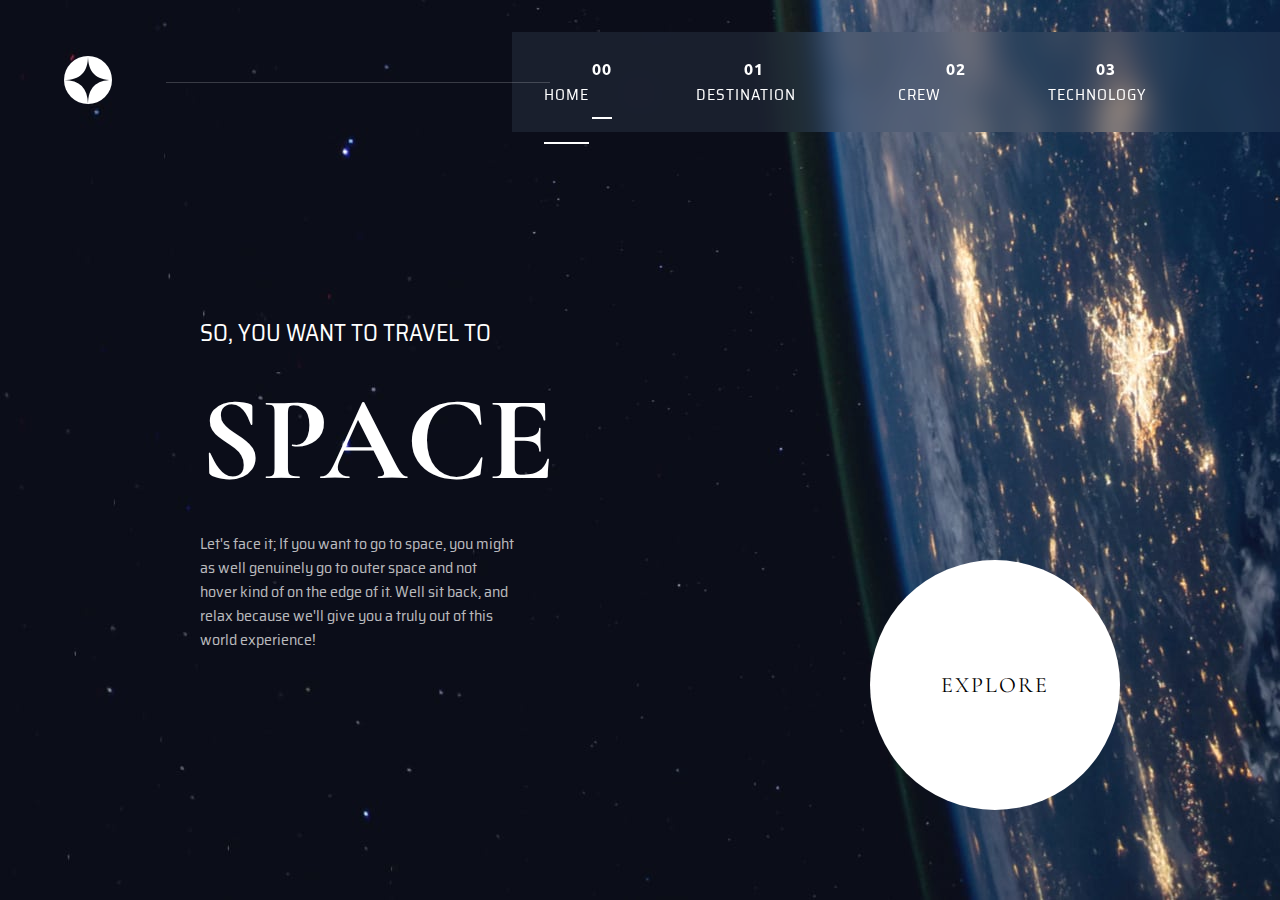
<file: index.html>
<!DOCTYPE html>
<html lang="en">
  <head>
    <link rel="stylesheet" href="stylessss.css" />
    <meta charset="UTF-8" />
    <meta http-equiv="X-UA-Compatible" content="IE=edge" />
    <meta name="viewport" content="width=device-width, initial-scale=1.0" />
    <title>SPACE | Tourism</title>
    <!-- FOR THE SPACE -->
    <link rel="preconnect" href="https://fonts.googleapis.com" />
    <link rel="preconnect" href="https://fonts.gstatic.com" crossorigin />
    <link
      href="https://fonts.googleapis.com/css2?family=Aref+Ruqaa+Ink:wght@400;700&family=Cormorant+Garamond:wght@300;400&family=David+Libre&family=Forum&family=League+Script&family=Merriweather&family=Molle&family=Montserrat:wght@900&family=Ubuntu&display=swap"
      rel="stylesheet"
    />
    <!-- FOR THE PARAGRAPH -->
    <link rel="preconnect" href="https://fonts.googleapis.com" />
    <link rel="preconnect" href="https://fonts.gstatic.com" crossorigin />
    <link
      href="https://fonts.googleapis.com/css2?family=Aref+Ruqaa+Ink:wght@400;700&family=Cormorant+Garamond:wght@300;400&family=David+Libre&family=Forum&family=League+Script&family=Merriweather&family=Molle&family=Montserrat:wght@900&family=Saira+Semi+Condensed:wght@100&family=Ubuntu&display=swap"
      rel="stylesheet"
    />
    <!-- For the second paragraph -->
    <link rel="preconnect" href="https://fonts.googleapis.com" />
    <link rel="preconnect" href="https://fonts.gstatic.com" crossorigin />
    <link
      href="https://fonts.googleapis.com/css2?family=Aref+Ruqaa+Ink:wght@400;700&family=Cormorant+Garamond:wght@300;400;500&family=David+Libre&family=Forum&family=League+Script&family=Merriweather&family=Molle&family=Montserrat:wght@900&family=Saira+Semi+Condensed:wght@200;600&family=Ubuntu&display=swap"
      rel="stylesheet"
    />
  </head>
  <body>
    <!--hero section start -->
    <div class="wrapper">
      <!-- header start -->
      <header>
        <!-- left part header -->
        <div class="logo">
          <img src="./assets/shared/logo.svg" alt="" />
        </div>
        <div class="navigation flex">
          <ul class="w-full flex">
            <li>
              <a href="index.html" class="header_active"
                ><span style="font-weight: bold">00</span> HOME</a
              >
            </li>
            <li>
              <a href="destination.html"><span>01</span> DESTINATION</a>
            </li>
            <li>
              <a href="crew.html"><span>02</span> CREW</a>
            </li>
            <li>
              <a href="technology.html"><span>03</span> TECHNOLOGY</a>
            </li>
          </ul>
        </div>
      </header>
      <!-- header end -->
      <div class="container">
        <div class="flex">
          <div class="col-2">
            <p class="paragraph1">So, you want to travel to</p>
            <h1>Space</h1>
            <p class="scndparagraph">
              Let's face it; If you want to go to space, you might as well
              genuinely go to outer space and not hover kind of on the edge of
              it. Well sit back, and relax because we'll give you a truly out of
              this world experience!
            </p>
          </div>
          <div class="col-2 hero_divider_right">
            <div class="circle">
              <p>EXPLORE</p>
            </div>
          </div>
        </div>
      </div>
    </div>
  </body>
  <!--hero section end-->
</html>
</file>
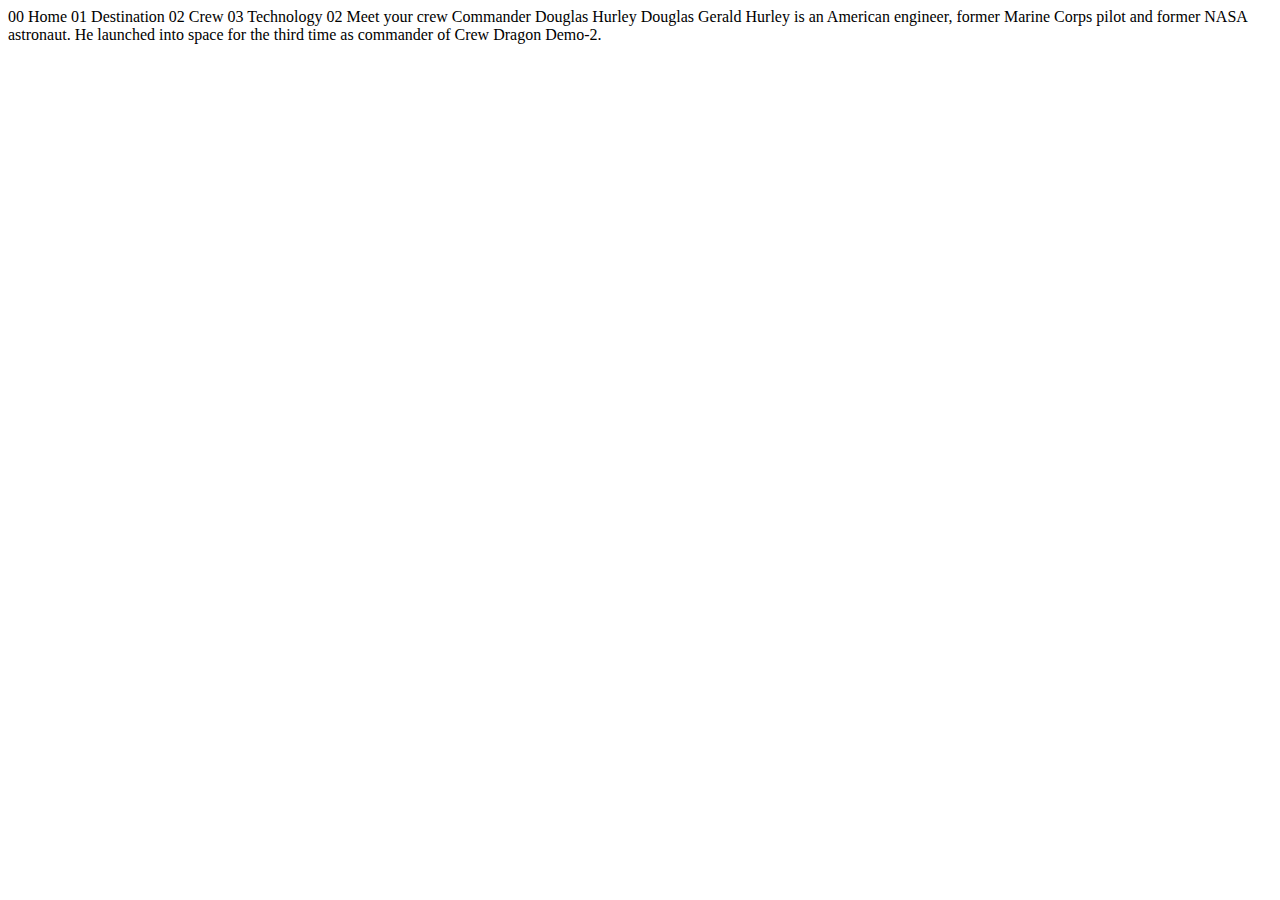
<file: crew-commander.html>
<!DOCTYPE html>
<html lang="en">
<head>
  <meta charset="UTF-8">
  <meta name="viewport" content="width=device-width, initial-scale=1.0">

  <link rel="icon" type="image/png" sizes="32x32" href="./assets/favicon-32x32.png">
  
  <title>Frontend Mentor | Space tourism website</title>
</head>
<body>

  00 Home
  01 Destination
  02 Crew
  03 Technology

  02 Meet your crew

  Commander
  Douglas Hurley

  Douglas Gerald Hurley is an American engineer, former Marine Corps pilot 
  and former NASA astronaut. He launched into space for the third time as 
  commander of Crew Dragon Demo-2.
</body>
</html>
</file>
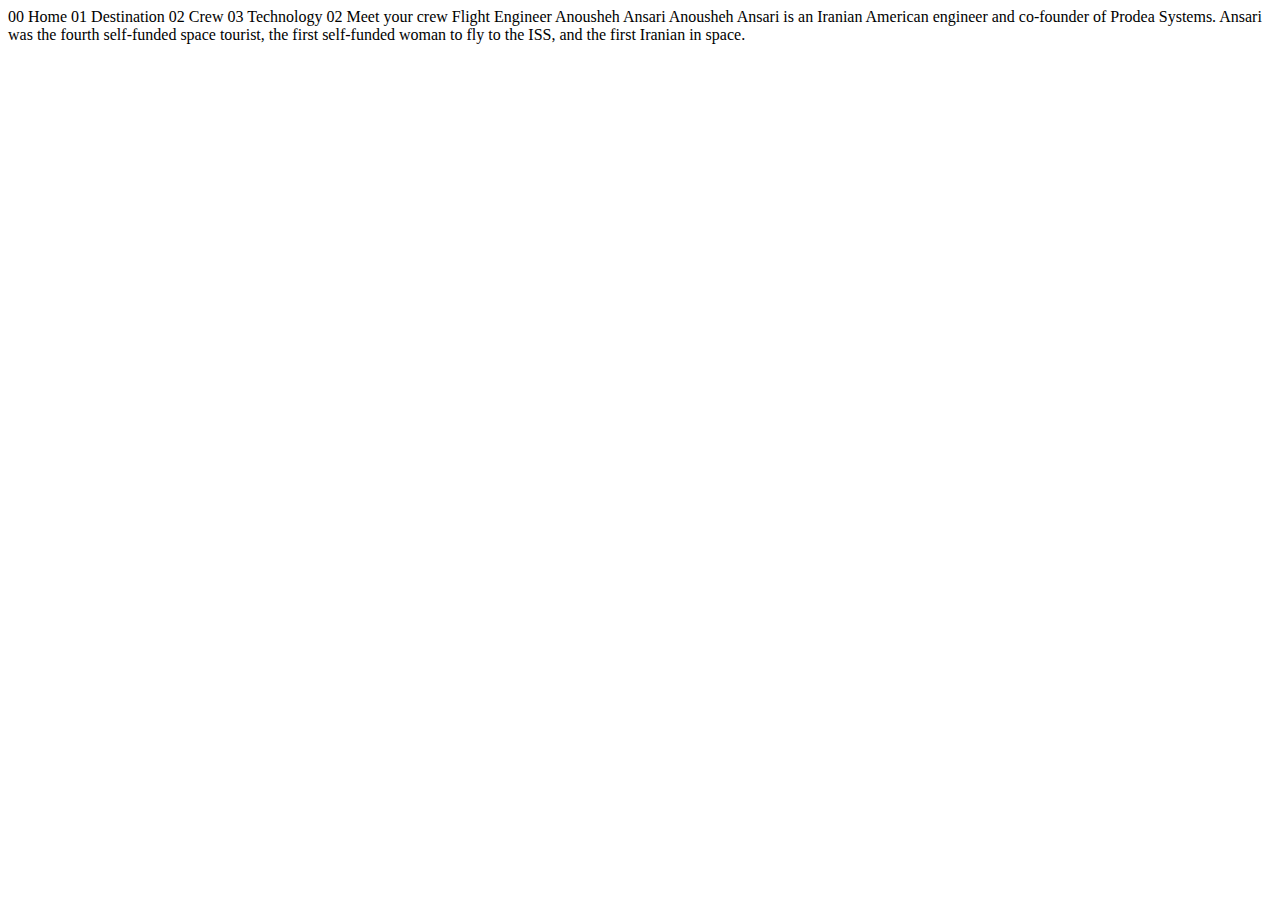
<file: crew-engineer.html>
<!DOCTYPE html>
<html lang="en">
<head>
  <meta charset="UTF-8">
  <meta name="viewport" content="width=device-width, initial-scale=1.0">

  <link rel="icon" type="image/png" sizes="32x32" href="./assets/favicon-32x32.png">
  
  <title>Frontend Mentor | Space tourism website</title>
</head>
<body>

  00 Home
  01 Destination
  02 Crew
  03 Technology

  02 Meet your crew

  Flight Engineer
  Anousheh Ansari

  Anousheh Ansari is an Iranian American engineer and co-founder of Prodea Systems. 
  Ansari was the fourth self-funded space tourist, the first self-funded woman to 
  fly to the ISS, and the first Iranian in space. 
</body>
</html>
</file>
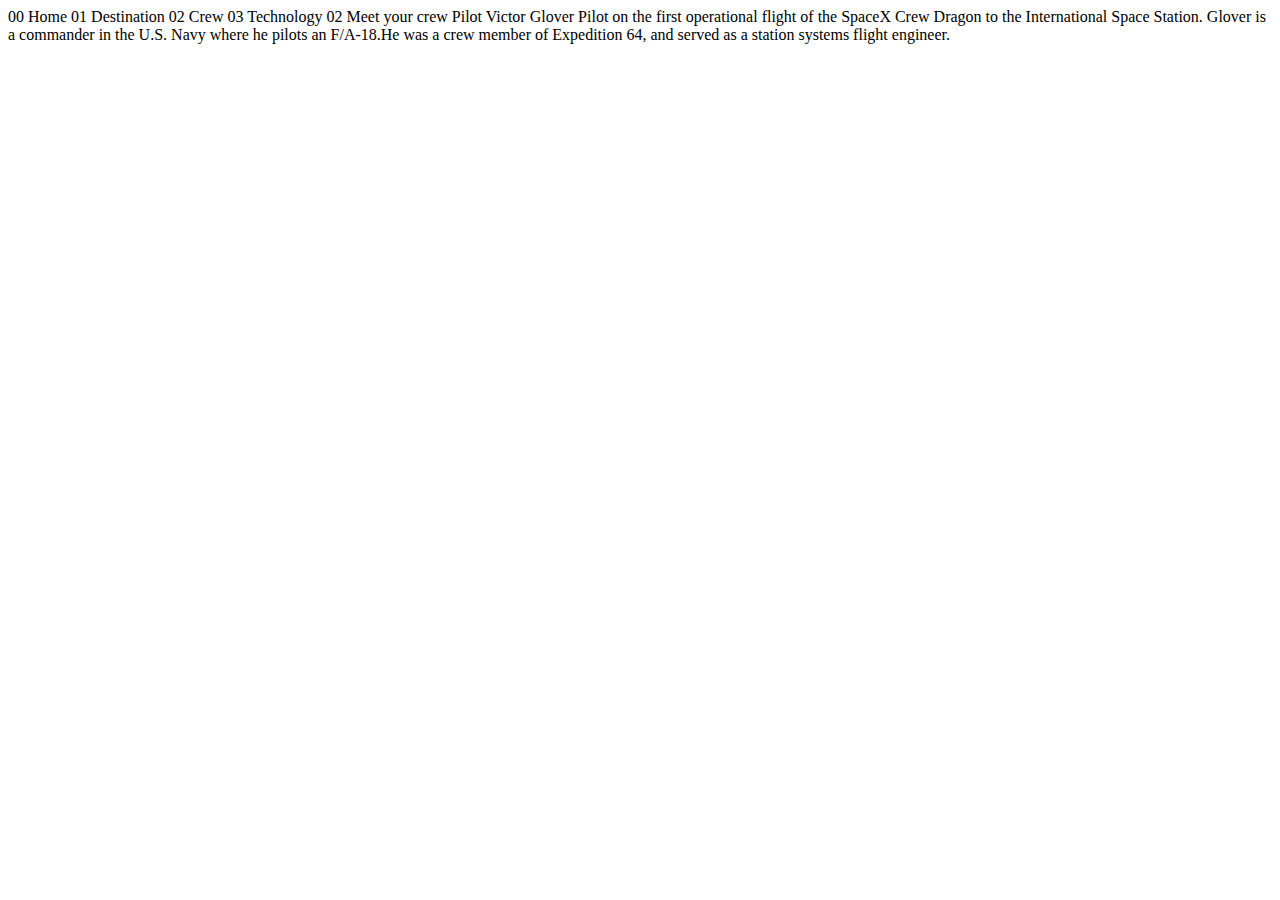
<file: crew-pilot.html>
<!DOCTYPE html>
<html lang="en">
<head>
  <meta charset="UTF-8">
  <meta name="viewport" content="width=device-width, initial-scale=1.0">

  <link rel="icon" type="image/png" sizes="32x32" href="./assets/favicon-32x32.png">
  
  <title>Frontend Mentor | Space tourism website</title>
</head>
<body>

  00 Home
  01 Destination
  02 Crew
  03 Technology

  02 Meet your crew

  Pilot
  Victor Glover

  Pilot on the first operational flight of the SpaceX Crew Dragon to the 
  International Space Station. Glover is a commander in the U.S. Navy where 
  he pilots an F/A-18.He was a crew member of Expedition 64, and served as a 
  station systems flight engineer. 
</body>
</html>
</file>
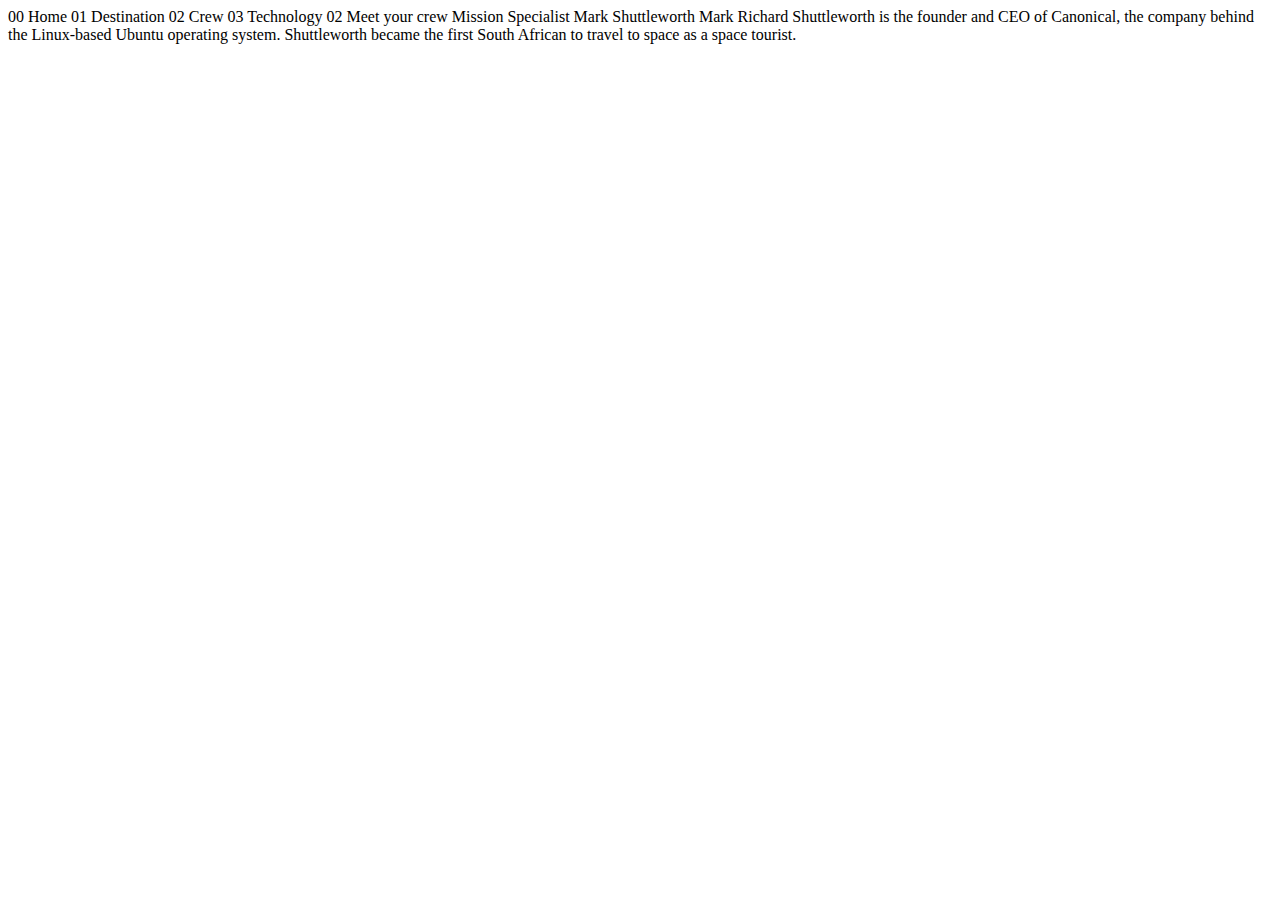
<file: crew-specialist.html>
<!DOCTYPE html>
<html lang="en">
<head>
  <meta charset="UTF-8">
  <meta name="viewport" content="width=device-width, initial-scale=1.0">

  <link rel="icon" type="image/png" sizes="32x32" href="./assets/favicon-32x32.png">
  
  <title>Frontend Mentor | Space tourism website</title>
</head>
<body>

  00 Home
  01 Destination
  02 Crew
  03 Technology

  02 Meet your crew

  Mission Specialist
  Mark Shuttleworth

  Mark Richard Shuttleworth is the founder and CEO of Canonical, the company behind 
  the Linux-based Ubuntu operating system. Shuttleworth became the first South 
  African to travel to space as a space tourist.
</body>
</html>
</file>
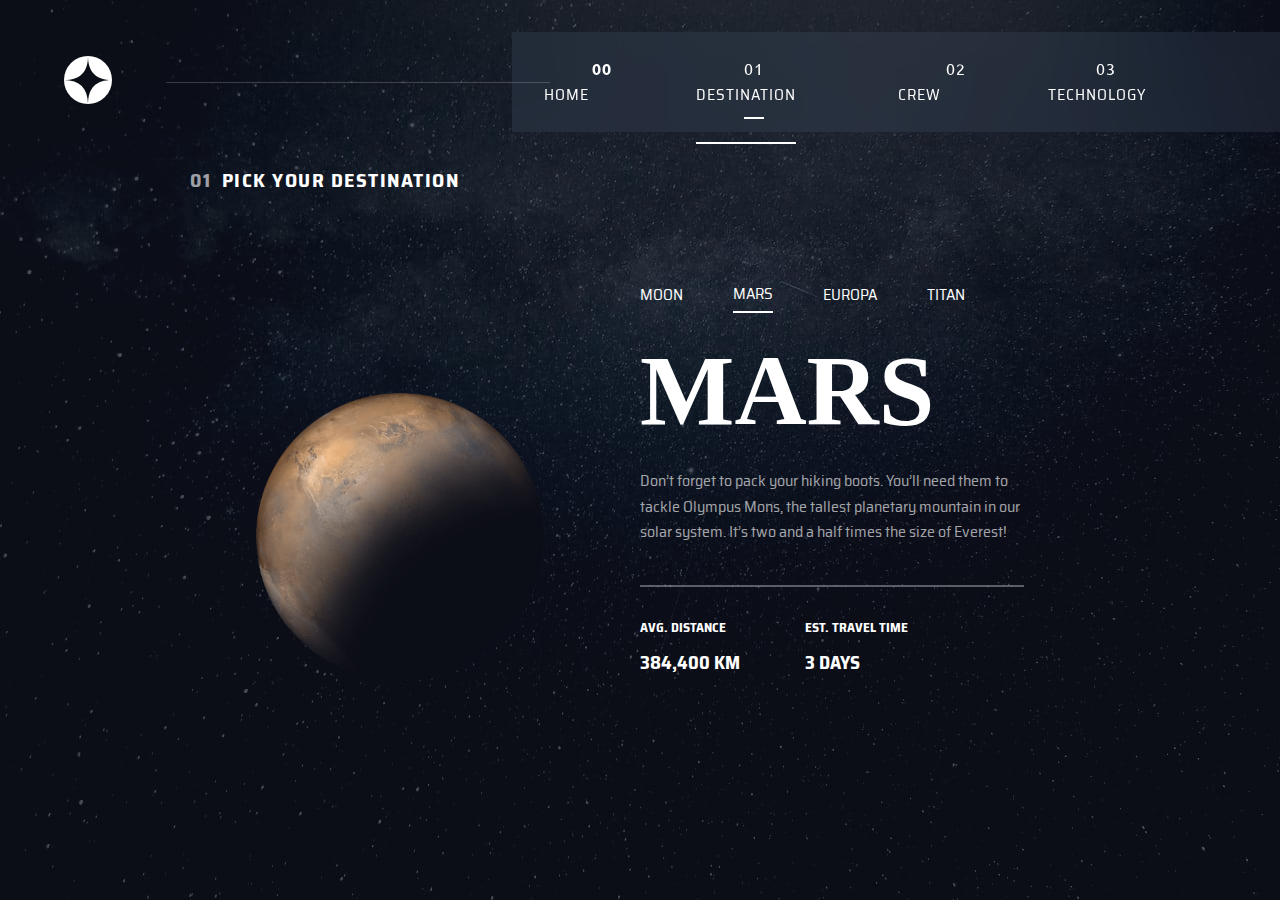
<file: destination-mars.html>
<!DOCTYPE html>
<html lang="en">
  <head>
    <link rel="stylesheet" href="destinationstyles.css" />
    <meta charset="UTF-8" />
    <meta http-equiv="X-UA-Compatible" content="IE=edge" />
    <meta name="viewport" content="width=device-width, initial-scale=1.0" />
    <title>SPACE | Space Tourism</title>
    <!-- FOR THE SPACE -->
    <link rel="preconnect" href="https://fonts.googleapis.com" />
    <link rel="preconnect" href="https://fonts.gstatic.com" crossorigin />
    <link
      href="https://fonts.googleapis.com/css2?family=Aref+Ruqaa+Ink:wght@400;700&family=Cormorant+Garamond:wght@300;400&family=David+Libre&family=Forum&family=League+Script&family=Merriweather&family=Molle&family=Montserrat:wght@900&family=Ubuntu&display=swap"
      rel="stylesheet"
    />
    <!-- FOR THE PARAGRAPH -->
    <link rel="preconnect" href="https://fonts.googleapis.com" />
    <link rel="preconnect" href="https://fonts.gstatic.com" crossorigin />
    <link
      href="https://fonts.googleapis.com/css2?family=Aref+Ruqaa+Ink:wght@400;700&family=Cormorant+Garamond:wght@300;400&family=David+Libre&family=Forum&family=League+Script&family=Merriweather&family=Molle&family=Montserrat:wght@900&family=Saira+Semi+Condensed:wght@100&family=Ubuntu&display=swap"
      rel="stylesheet"
    />
  </head>
  <body>
    <!--hero section start -->
    <div class="wrapper">
      <!-- header start -->
      <header>
        <!-- left part header -->
        <div class="logo">
          <img src="./assets/shared/logo.svg" alt="" />
        </div>
        <div class="navigation flex">
          <ul class="w-full flex">
            <li>
              <a href="index.html"
                ><span style="font-weight: bold">00</span> HOME</a
              >
            </li>
            <li>
              <a href="destination.html" class="header_active"
                ><span>01</span> DESTINATION</a
              >
            </li>
            <li>
              <a href="crew.html"><span>02</span> CREW</a>
            </li>
            <li>
              <a href="technology.html"><span>03</span> TECHNOLOGY</a>
            </li>
          </ul>
        </div>
      </header>
      <!-- header end -->
      <div class="container">
        <div class="flex">
          <div class="col-2 hero_divider_left relative">
            <h2>
              <span style="opacity: 0.6; padding-right: 5px">01</span> Pick your
              destination
            </h2>
            <img
              src="./assets/destination/image-mars.png"
              alt=""
              width="60%"
            />
          </div>

          <div class="col-2 hero_divider_right">
            <div class="flex w-full items-start">
              <ul class="flex w-full destination_nav">
                <a href="destination-moon.html"> Moon </a>
                <a href="destination-mars.html" class="active_destination_nav"
                  >Mars</a
                >
                <a href="destination-europa.html">Europa</a>
                <a href="destination-titan.html">Titan</a>
              </ul>
            </div>
            <h2>MARS</h2>
            <p>
              Don’t forget to pack your hiking boots. You’ll need them to tackle
              Olympus Mons, the tallest planetary mountain in our solar system.
              It’s two and a half times the size of Everest!
            </p>
            <div class="w-full flex">
              <div class="col_2 destination_data">
                <h5>Avg. distance</h5>
                <h3>384,400 km</h3>
              </div>
              <div class="col_2 destination_data">
                <h5>Est. travel time</h5>
                <h3>3 days</h3>
              </div>
            </div>
          </div>
        </div>
      </div>
    </div>
  </body>
  <!--hero section end-->
</html>
</file>
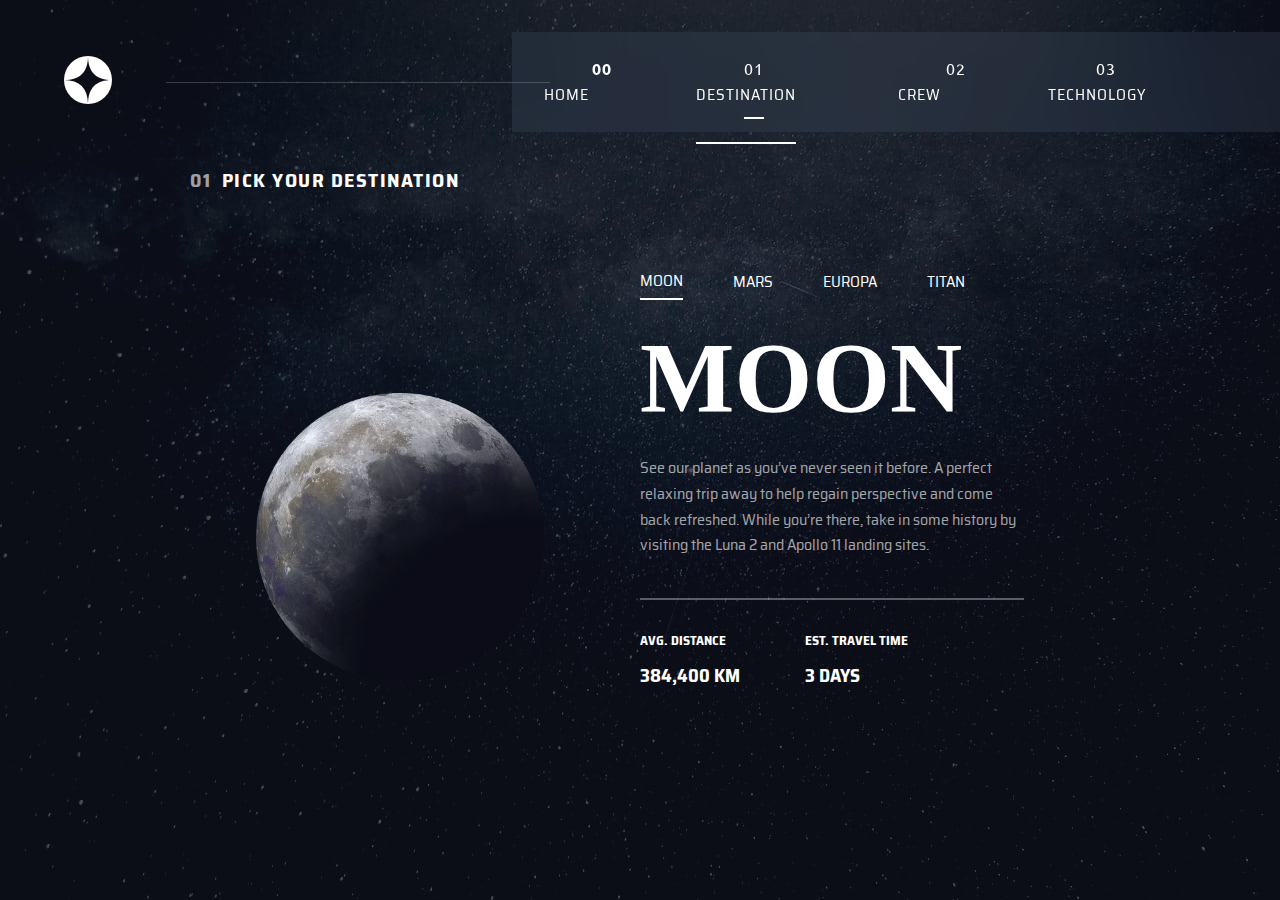
<file: destination-moon.html>
<!DOCTYPE html>
<html lang="en">
  <head>
    <link rel="stylesheet" href="destinationstyles.css" />
    <meta charset="UTF-8" />
    <meta http-equiv="X-UA-Compatible" content="IE=edge" />
    <meta name="viewport" content="width=device-width, initial-scale=1.0" />
    <title>SPACE | Space Tourism</title>
    <!-- FOR THE SPACE -->
    <link rel="preconnect" href="https://fonts.googleapis.com" />
    <link rel="preconnect" href="https://fonts.gstatic.com" crossorigin />
    <link
      href="https://fonts.googleapis.com/css2?family=Aref+Ruqaa+Ink:wght@400;700&family=Cormorant+Garamond:wght@300;400&family=David+Libre&family=Forum&family=League+Script&family=Merriweather&family=Molle&family=Montserrat:wght@900&family=Ubuntu&display=swap"
      rel="stylesheet"
    />
    <!-- FOR THE PARAGRAPH -->
    <link rel="preconnect" href="https://fonts.googleapis.com" />
    <link rel="preconnect" href="https://fonts.gstatic.com" crossorigin />
    <link
      href="https://fonts.googleapis.com/css2?family=Aref+Ruqaa+Ink:wght@400;700&family=Cormorant+Garamond:wght@300;400&family=David+Libre&family=Forum&family=League+Script&family=Merriweather&family=Molle&family=Montserrat:wght@900&family=Saira+Semi+Condensed:wght@100&family=Ubuntu&display=swap"
      rel="stylesheet"
    />
  </head>
  <body>
    <!--hero section start -->
    <div class="wrapper">
      <!-- header start -->
      <header>
        <!-- left part header -->
        <div class="logo">
          <img src="./assets/shared/logo.svg" alt="" />
        </div>
        <div class="navigation flex">
          <ul class="w-full flex">
            <li>
              <a href="index.html"
                ><span style="font-weight: bold">00</span> HOME</a
              >
            </li>
            <li>
              <a href="destination.html" class="header_active"
                ><span>01</span> DESTINATION</a
              >
            </li>
            <li>
              <a href="crew.html"><span>02</span> CREW</a>
            </li>
            <li>
              <a href="technology.html"><span>03</span> TECHNOLOGY</a>
            </li>
          </ul>
        </div>
      </header>
      <!-- header end -->
      <div class="container">
        <div class="flex">
          <div class="col-2 hero_divider_left relative">
            <h2>
              <span style="opacity: 0.6; padding-right: 5px">01</span> Pick your
              destination
            </h2>
            <img
              src="./assets/destination/image-moon.webp"
              alt=""
              width="60%"
            />
          </div>

          <div class="col-2 hero_divider_right">
            <div class="flex w-full items-start">
              <ul class="flex w-full destination_nav">
                <a href="destination-moon.html" class="active_destination_nav">
                  Moon
                </a>
                <a href="destination-mars.html">Mars</a>
                <a href="destination-europa.html">Europa</a>
                <a href="destination-titan.html">Titan</a>
              </ul>
            </div>
            <h2>MOON</h2>
            <p>
              See our planet as you’ve never seen it before. A perfect relaxing
              trip away to help regain perspective and come back refreshed.
              While you’re there, take in some history by visiting the Luna 2
              and Apollo 11 landing sites.
            </p>
            <div class="w-full flex">
              <div class="col_2 destination_data">
                <h5>Avg. distance</h5>
                <h3>384,400 km</h3>
              </div>
              <div class="col_2 destination_data">
                <h5>Est. travel time</h5>
                <h3>3 days</h3>
              </div>
            </div>
          </div>
        </div>
      </div>
    </div>
  </body>
  <!--hero section end-->
</html>
</file>
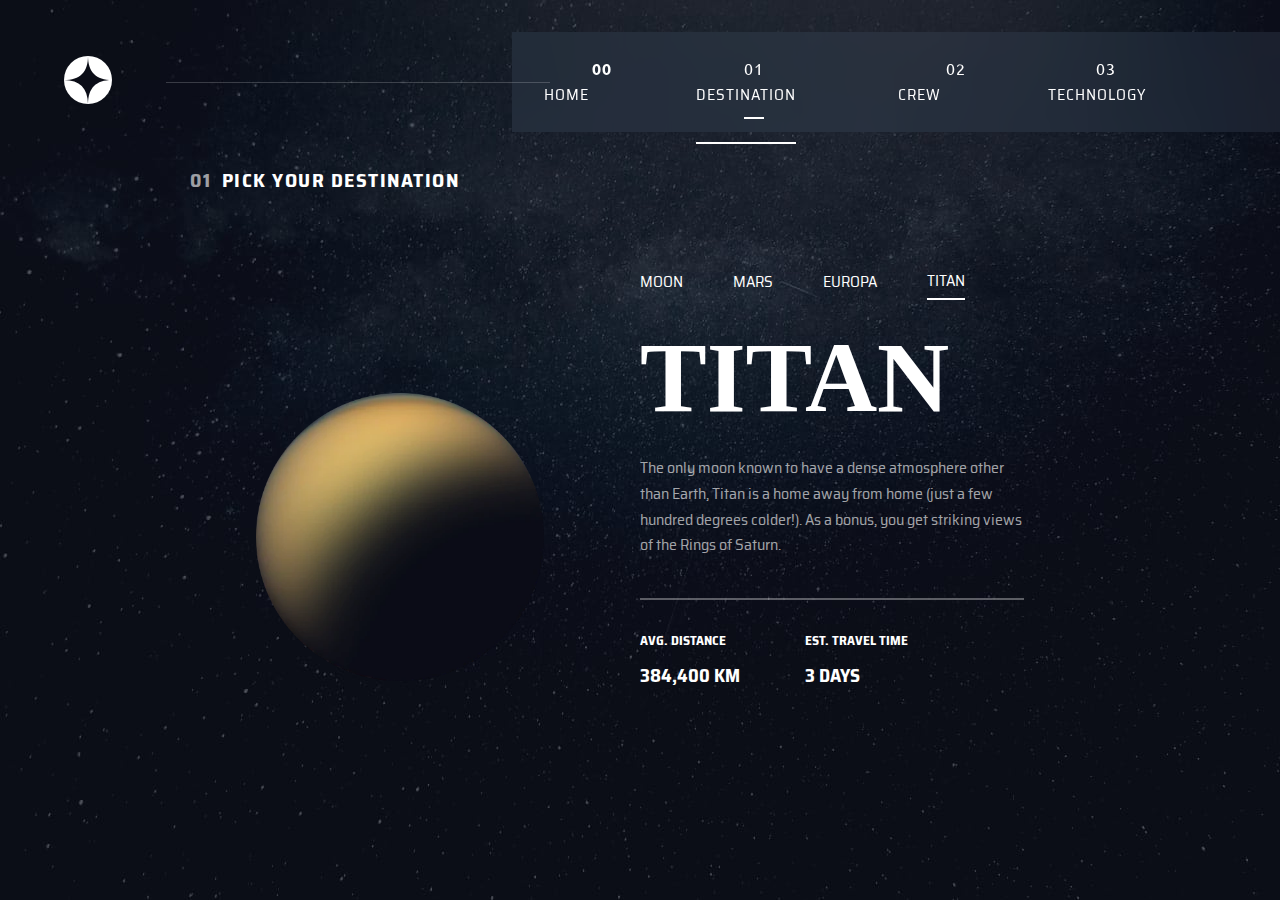
<file: destination-titan.html>
<!DOCTYPE html>
<html lang="en">
  <head>
    <link rel="stylesheet" href="destinationstyles.css" />
    <meta charset="UTF-8" />
    <meta http-equiv="X-UA-Compatible" content="IE=edge" />
    <meta name="viewport" content="width=device-width, initial-scale=1.0" />
    <title>SPACE | Space Tourism</title>
    <!-- FOR THE SPACE -->
    <link rel="preconnect" href="https://fonts.googleapis.com" />
    <link rel="preconnect" href="https://fonts.gstatic.com" crossorigin />
    <link
      href="https://fonts.googleapis.com/css2?family=Aref+Ruqaa+Ink:wght@400;700&family=Cormorant+Garamond:wght@300;400&family=David+Libre&family=Forum&family=League+Script&family=Merriweather&family=Molle&family=Montserrat:wght@900&family=Ubuntu&display=swap"
      rel="stylesheet"
    />
    <!-- FOR THE PARAGRAPH -->
    <link rel="preconnect" href="https://fonts.googleapis.com" />
    <link rel="preconnect" href="https://fonts.gstatic.com" crossorigin />
    <link
      href="https://fonts.googleapis.com/css2?family=Aref+Ruqaa+Ink:wght@400;700&family=Cormorant+Garamond:wght@300;400&family=David+Libre&family=Forum&family=League+Script&family=Merriweather&family=Molle&family=Montserrat:wght@900&family=Saira+Semi+Condensed:wght@100&family=Ubuntu&display=swap"
      rel="stylesheet"
    />
  </head>
  <body>
    <!--hero section start -->
    <div class="wrapper">
      <!-- header start -->
      <header>
        <!-- left part header -->
        <div class="logo">
          <img src="./assets/shared/logo.svg" alt="" />
        </div>
        <div class="navigation flex">
          <ul class="w-full flex">
            <li>
              <a href="index.html"
                ><span style="font-weight: bold">00</span> HOME</a
              >
            </li>
            <li>
              <a href="destination.html" class="header_active"
                ><span>01</span> DESTINATION</a
              >
            </li>
            <li>
              <a href="crew.html"><span>02</span> CREW</a>
            </li>
            <li>
              <a href="technology.html"><span>03</span> TECHNOLOGY</a>
            </li>
          </ul>
        </div>
      </header>
      <!-- header end -->
      <div class="container">
        <div class="flex">
          <div class="col-2 hero_divider_left relative">
            <h2>
              <span style="opacity: 0.6; padding-right: 5px">01</span> Pick your
              destination
            </h2>
            <img
              src="./assets/destination/image-titan.webp"
              alt=""
              width="60%"
            />
          </div>

          <div class="col-2 hero_divider_right">
            <div class="flex w-full items-start">
              <ul class="flex w-full destination_nav">
                <a href="destination-moon.html"> Moon </a>
                <a href="destination-mars.html">Mars</a>
                <a href="destination-europa.html">Europa</a>
                <a href="destination-titan.html" class="active_destination_nav"
                  >Titan</a
                >
              </ul>
            </div>
            <h2>TITAN</h2>
            <p>
              The only moon known to have a dense atmosphere other than Earth,
              Titan is a home away from home (just a few hundred degrees
              colder!). As a bonus, you get striking views of the Rings of
              Saturn.
            </p>
            <div class="w-full flex">
              <div class="col_2 destination_data">
                <h5>Avg. distance</h5>
                <h3>384,400 km</h3>
              </div>
              <div class="col_2 destination_data">
                <h5>Est. travel time</h5>
                <h3>3 days</h3>
              </div>
            </div>
          </div>
        </div>
      </div>
    </div>
  </body>
  <!--hero section end-->
</html>
</file>
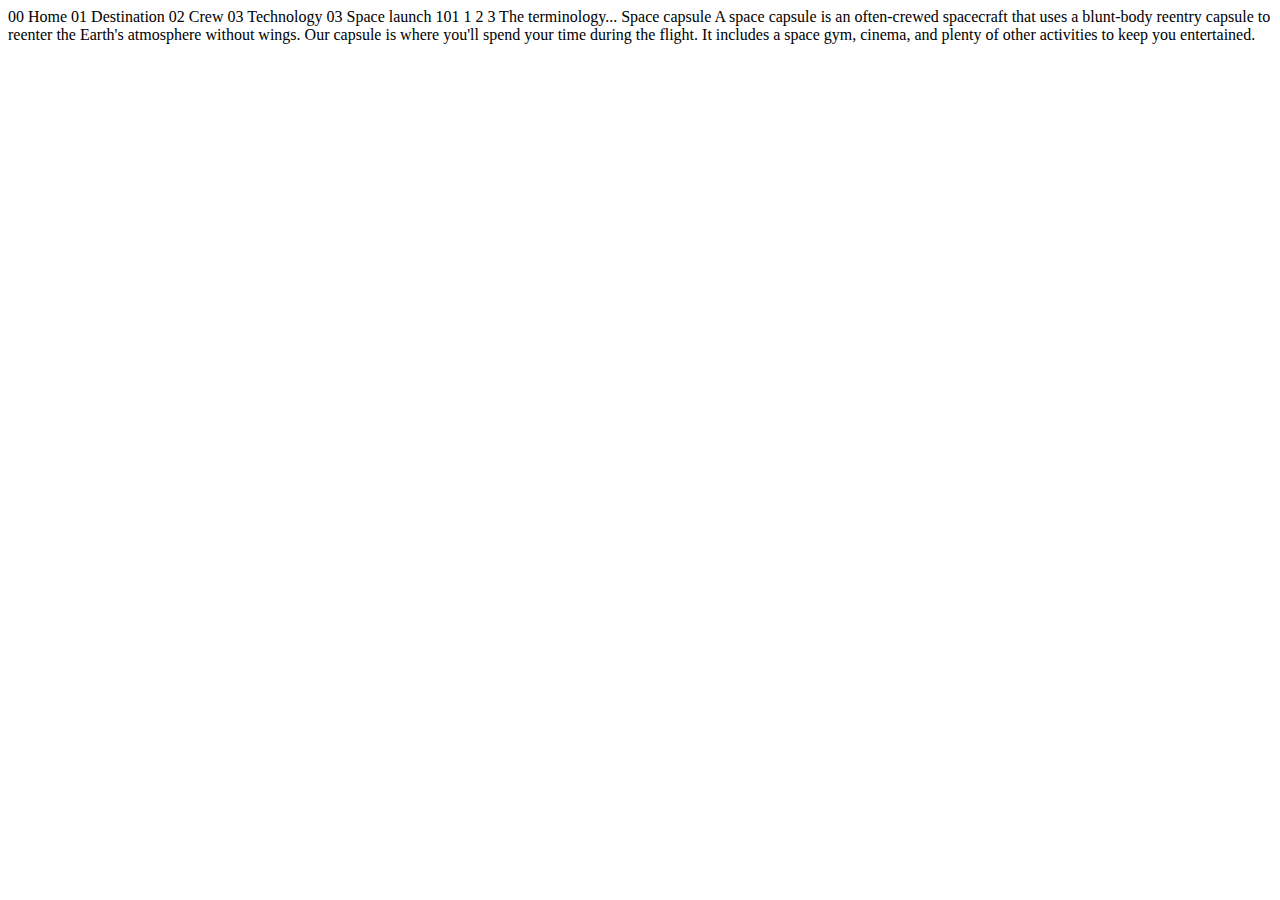
<file: technology-capsule.html>
<!DOCTYPE html>
<html lang="en">
<head>
  <meta charset="UTF-8">
  <meta name="viewport" content="width=device-width, initial-scale=1.0">

  <link rel="icon" type="image/png" sizes="32x32" href="./assets/favicon-32x32.png">
  
  <title>Frontend Mentor | Space tourism website</title>
</head>
<body>

  00 Home
  01 Destination
  02 Crew
  03 Technology

  03 Space launch 101

  1
  2
  3

  The terminology...
  Space capsule

  A space capsule is an often-crewed spacecraft that uses a blunt-body reentry 
  capsule to reenter the Earth's atmosphere without wings. Our capsule is where 
  you'll spend your time during the flight. It includes a space gym, cinema, 
  and plenty of other activities to keep you entertained.
</body>
</html>
</file>
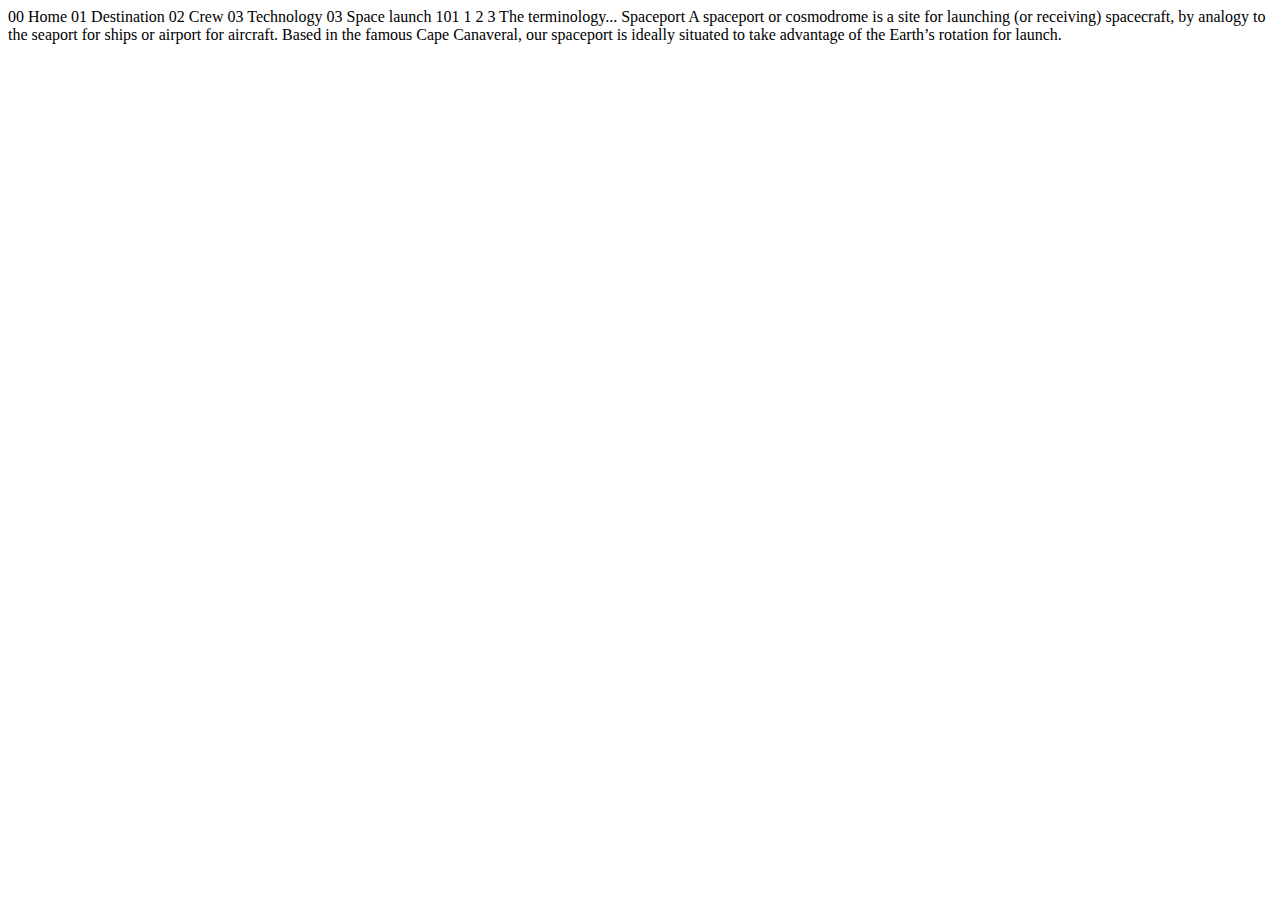
<file: technology-spaceport.html>
<!DOCTYPE html>
<html lang="en">
<head>
  <meta charset="UTF-8">
  <meta name="viewport" content="width=device-width, initial-scale=1.0">

  <link rel="icon" type="image/png" sizes="32x32" href="./assets/favicon-32x32.png">
  
  <title>Frontend Mentor | Space tourism website</title>
</head>
<body>

  00 Home
  01 Destination
  02 Crew
  03 Technology

  03 Space launch 101

  1
  2
  3

  The terminology...
  Spaceport

  A spaceport or cosmodrome is a site for launching (or receiving) spacecraft, 
  by analogy to the seaport for ships or airport for aircraft. Based in the 
  famous Cape Canaveral, our spaceport is ideally situated to take advantage 
  of the Earth’s rotation for launch.
</body>
</html>
</file>
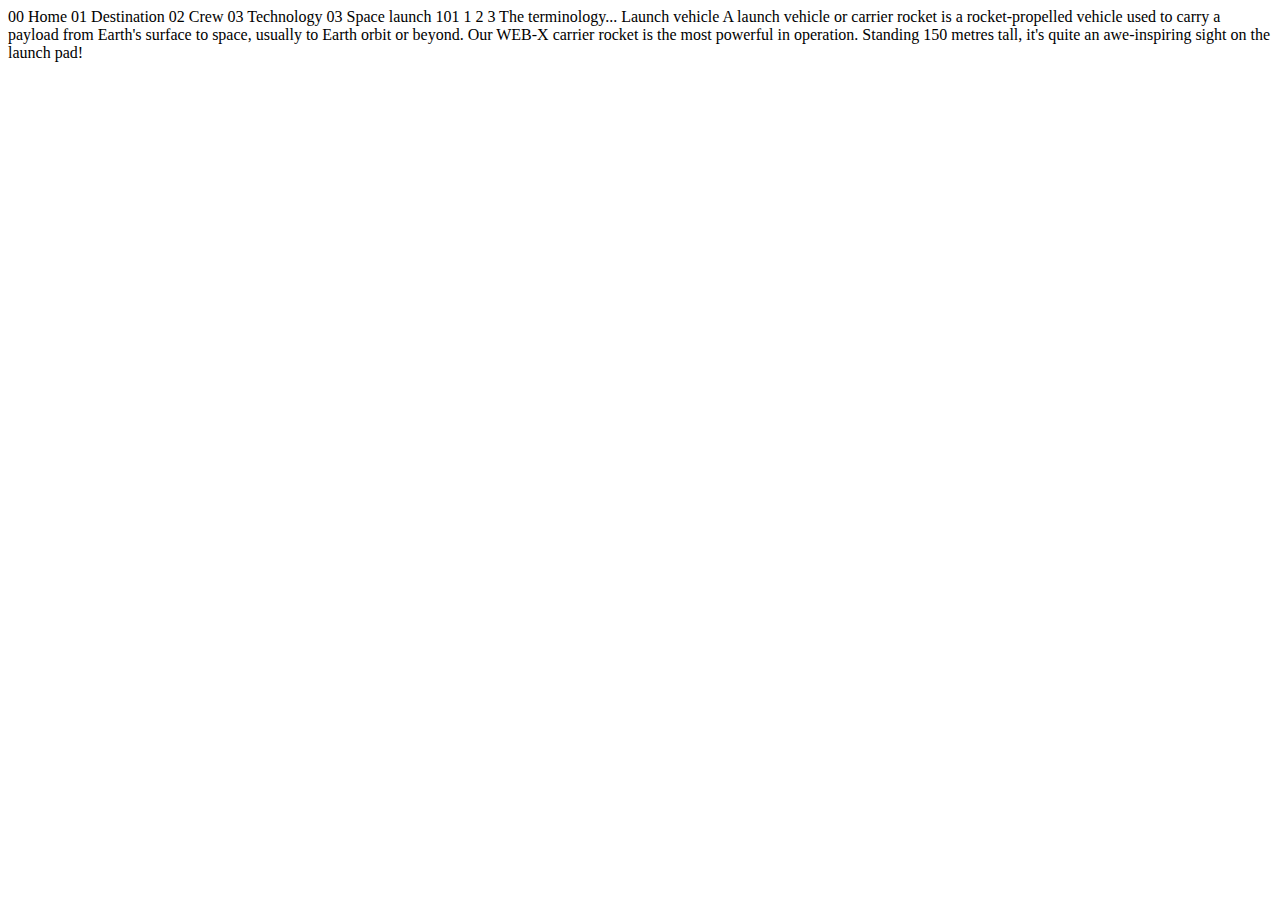
<file: technology-vehicle.html>
<!DOCTYPE html>
<html lang="en">
<head>
  <meta charset="UTF-8">
  <meta name="viewport" content="width=device-width, initial-scale=1.0">

  <link rel="icon" type="image/png" sizes="32x32" href="./assets/favicon-32x32.png">
  
  <title>Frontend Mentor | Space tourism website</title>
</head>
<body>

  00 Home
  01 Destination
  02 Crew
  03 Technology

  03 Space launch 101

  1
  2
  3

  The terminology...
  Launch vehicle

  A launch vehicle or carrier rocket is a rocket-propelled vehicle used to carry a 
  payload from Earth's surface to space, usually to Earth orbit or beyond. Our 
  WEB-X carrier rocket is the most powerful in operation. Standing 150 metres tall, 
  it's quite an awe-inspiring sight on the launch pad!
</body>
</html>
</file>
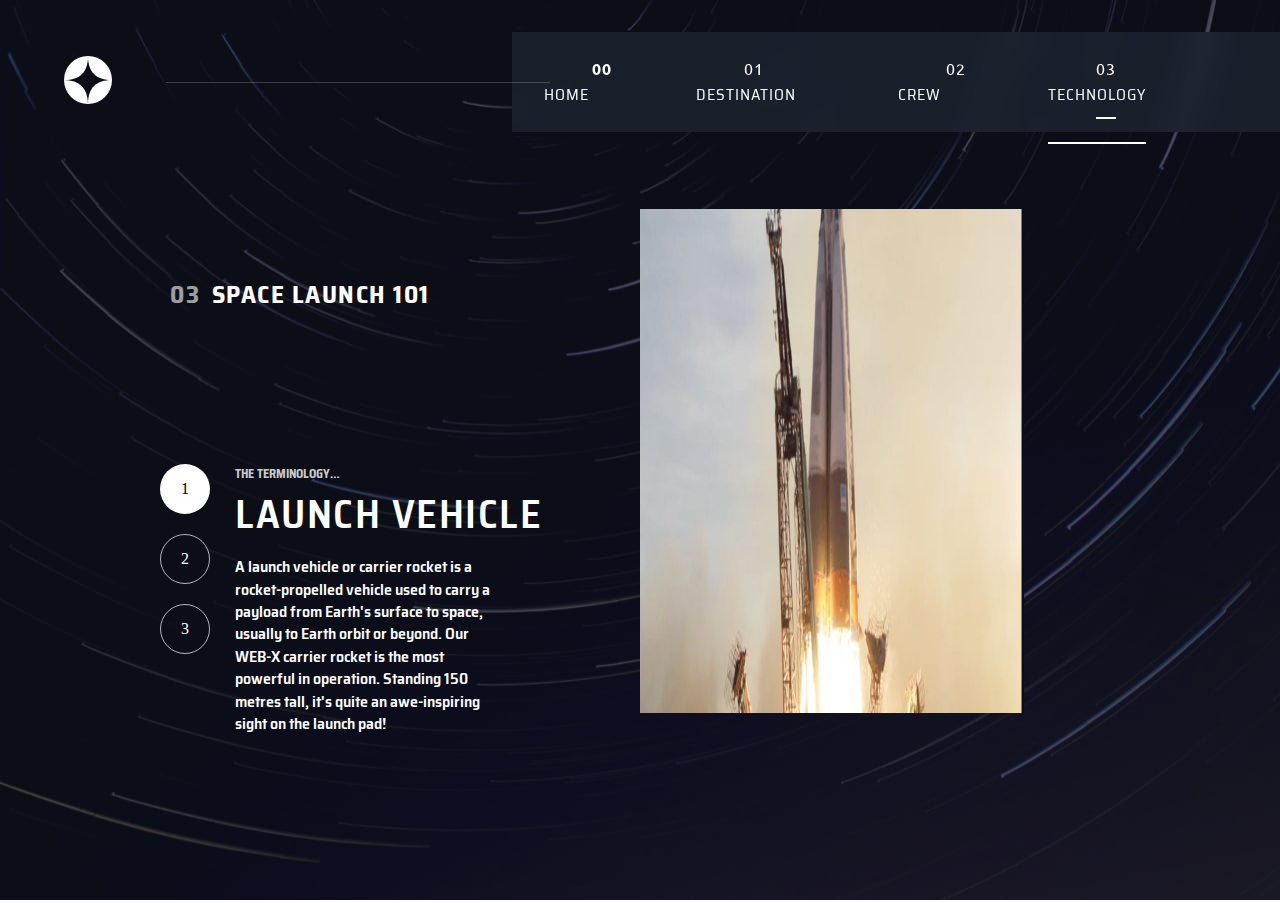
<file: technology.html>
<!DOCTYPE html>
<html lang="en">
  <head>
    <link rel="stylesheet" href="technology.css" />
    <meta charset="UTF-8" />
    <meta http-equiv="X-UA-Compatible" content="IE=edge" />
    <meta name="viewport" content="width=device-width, initial-scale=1.0" />
    <title>SPACE | Tourism</title>
    <!-- FOR THE SPACE -->
    <link rel="preconnect" href="https://fonts.googleapis.com" />
    <link rel="preconnect" href="https://fonts.gstatic.com" crossorigin />

    <link
      href="https://fonts.googleapis.com/css2?family=Aref+Ruqaa+Ink:wght@400;700&family=Cormorant+Garamond:wght@300;400&family=David+Libre&family=Forum&family=League+Script&family=Merriweather&family=Molle&family=Montserrat:wght@900&family=Ubuntu&display=swap"
      rel="stylesheet"
    />
    <!-- FOR THE PARAGRAPH -->
    <link rel="preconnect" href="https://fonts.googleapis.com" />
    <link rel="preconnect" href="https://fonts.gstatic.com" crossorigin />
    <link
      href="https://fonts.googleapis.com/css2?family=Aref+Ruqaa+Ink:wght@400;700&family=Cormorant+Garamond:wght@300;400&family=David+Libre&family=Forum&family=League+Script&family=Merriweather&family=Molle&family=Montserrat:wght@900&family=Saira+Semi+Condensed:wght@100&family=Ubuntu&display=swap"
      rel="stylesheet"
    />
  </head>
  <body>
    <!--hero section start -->
    <div class="wrapper">
      <!-- header start -->
      <header>
        <!-- left part header -->
        <div class="logo">
          <img src="./assets/shared/logo.svg" alt="" />
        </div>
        <div class="navigation flex">
          <ul class="w-full flex">
            <li>
              <a href="index.html"><span class="bold">00</span> HOME</a>
            </li>
            <li>
              <a href="destination.html"><span>01</span> DESTINATION</a>
            </li>
            <li>
              <a href="crew.html"><span>02</span> CREW</a>
            </li>
            <li>
              <a href="technology.html" class="header_active"
                ><span>03</span> TECHNOLOGY</a
              >
            </li>
          </ul>
        </div>
      </header>
      <!-- header end -->
      <div class="container">
        <div class="fade">
          <div class="flex single-item">
            <div class="col-2 hero_divider_right">
              <h2>
                <span style="opacity: 0.6; padding-right: 5px">03 </span> SPACE
                LAUNCH 101
              </h2>
              <div class="grid_wrapper">
                <div>
                  <div class="w-full flex my-3">
                    <div class="technology_count active">
                      <div>
                        <span>1</span>
                      </div>
                    </div>
                  </div>
                  <div class="w-full flex my-3">
                    <div class="technology_count">
                      <div>
                        <span>2</span>
                      </div>
                    </div>
                  </div>

                  <div class="w-full flex my-3">
                    <div class="technology_count">
                      <div>
                        <span>3</span>
                      </div>
                    </div>
                  </div>
                </div>
                <div class="technology_content active">
                  <h2>THE TERMINOLOGY…</h2>
                  <h4>LAUNCH VEHICLE</h4>
                  <p class="esmeralda">
                    A launch vehicle or carrier rocket is a rocket-propelled
                    vehicle used to carry a payload from Earth's surface to
                    space, usually to Earth orbit or beyond. Our WEB-X carrier
                    rocket is the most powerful in operation. Standing 150
                    metres tall, it's quite an awe-inspiring sight on the launch
                    pad!
                  </p>
                </div>

                <div class="technology_content">
                  <h2>THE TERMINOLOGY…</h2>
                  <h4>SPACEPORT</h4>
                  <p class="esmeralda">
                    A spaceport or cosmodrome is a site for launching (or
                    receiving) spacecraft, by analogy to the seaport for ships
                    or airport for aircraft. Based in the famous Cape Canaveral,
                    our spaceport is ideally situated to take advantage of the
                    Earth’s rotation for launch.
                  </p>
                </div>

                <div class="technology_content">
                  <h2>THE TERMINOLOGY…</h2>
                  <h4>SPACE CAPSULE</h4>
                  <p class="esmeralda">
                    A space capsule is an often-crewed spacecraft that uses a
                    blunt-body reentry capsule to reenter the Earth's atmosphere
                    without wings. Our capsule is where you'll spend your time
                    during the flight. It includes a space gym, cinema, and
                    plenty of other activities to keep you entertained.
                  </p>
                </div>
              </div>
            </div>

            <div class="col-2 hero_divider_left relative">
              <img
                src="assets/technology/image-launch-vehicle-landscape.jpg"
                alt=""
                width="80%"
                height="80%"
                class="img active"
              />
              <img
                src="assets/technology/image-launch-vehicle-portrait.jpg"
                alt=""
                width="80%"
                height="80%"
                class="img"
              />
              <img
                src="assets/technology/image-space-capsule-landscape.jpg"
                alt=""
                width="80%"
                height="80%"
                class="img"
              />
            </div>
          </div>
        </div>
      </div>
    </div>
    <script>
      const buttons = document.querySelectorAll(".technology_count");
      const content = document.querySelectorAll(".technology_content");
      const img = document.querySelectorAll(".img");

      let currentIndex = 0;

      function setActiveItem(currentIndex) {
        buttons.forEach((item) => item.classList.remove("active"));
        content.forEach((item) => item.classList.remove("active"));
        img.forEach((item) => item.classList.remove("active"));

        buttons[currentIndex].classList.add("active");
        content[currentIndex].classList.add("active");
        img[currentIndex].classList.add("active");
      }

      buttons.forEach((btn, index) => {
        btn.addEventListener("click", () => {
          currentIndex = index;
          setActiveItem(currentIndex);
        });
      });
    </script>
  </body>
  <!--hero section end-->
</html>
</file>
<file: stylessss.css>
/* fonts */
@import url("https://fonts.googleapis.com/css2?family=Poppins:ital,wght@0,100;0,200;0,300;0,400;0,500;0,600;0,700;0,800;0,900;1,100;1,200;1,300;1,400;1,500;1,600;1,700;1,800;1,900&display=swap");

* {
  margin: 0;
  padding: 0;
  box-sizing: border-box;
}

.wrapper {
  background-image: url(assets/home/background-home-desktop.jpg);
  background-repeat: no-repeat;
  background-attachment: fixed;
  background-size: cover;
  width: 100%;
  height: 100vh;
}

.container {
  width: 75%;
  margin: auto;
}

.flex {
  display: flex;
  align-items: center;
}
.jusity_between {
  justify-content: space-between;
}

a {
  text-decoration: none;
}
.col-2 {
  width: 50%;
}
/* header */
header {
  display: flex;
  align-items: center;
  justify-content: space-between;
  padding: 2rem 0px;
  letter-spacing: 1px;
}

.logo {
  margin-left: 4rem;
}

.navigation {
  height: 100px;
  width: 60%;
  background: #4e5c7339;
  backdrop-filter: blur(15px);
  padding: 2rem;
  position: relative;
}
.navigation::after {
  content: "";
  top: 50%;
  left: -45%;
  width: 50%;
  background: #ffffff31;
  height: 1px;
  position: absolute;
}

.navigation > ul > li {
  list-style: none;
}

.navigation > ul > li > a > span {
  font-weight: bold;
}

.navigation > ul > li > a {
  color: #fff;
  margin: 0px 3rem;
  font-style: 18px;
  font-family: sans-serif;
  font-family: "Saira Semi Condensed", sans-serif;
}

.navigation > ul > li > a > span {
  font-family: "Ubuntu", sans-serif;
}

a.header_active {
  border-bottom: 2px solid #fff;
  padding-bottom: 35px;
}

.paragraph1 {
  color: #fff;
  display: block;
  text-transform: uppercase;
  margin: 0;
  padding-top: 150px;
  font-size: 24px;
  font-family: "Saira Semi Condensed", sans-serif;
  padding-left: 40px;
}

h1 {
  color: #fff;
  text-transform: uppercase;
  display: block;
  margin: 0;
  font-size: 120px;
  padding: 15px 20px 20px 40px;
  font-family: "Cormorant Garamond", serif;
  display: grid;
}

.scndparagraph {
  color: #ffffffb9;
  font-family: sans-serif;
  font-size: 16px;
  line-height: 1.5;
  width: 74%;
  font-family: "Saira Semi Condensed", sans-serif;
  text-align-last: left;
  padding-left: 40px;
}

.hero_divider_right {
  display: flex;
  justify-content: flex-end;
}
.circle {
  align-items: center;
  display: flex;
  justify-content: center;
  height: 250px;
  width: 250px;
  font-size: 22px;
  font-family: "Cormorant Garamond", serif;
  letter-spacing: 2px;
  background-color: #fff;
  border-radius: 50%;
  position: absolute;
  bottom: 10%;
}
</file>
<file: destinationstyles.css>
/* fonts */
@import url("https://fonts.googleapis.com/css2?family=Poppins:ital,wght@0,100;0,200;0,300;0,400;0,500;0,600;0,700;0,800;0,900;1,100;1,200;1,300;1,400;1,500;1,600;1,700;1,800;1,900&display=swap");

* {
  margin: 0;
  padding: 0;
  box-sizing: border-box;
}

body {
  overflow: hidden;
}
.wrapper {
  background-image: url(assets/destination/background-destination-desktop.jpg);
  background-repeat: no-repeat;
  background-attachment: fixed;
  background-size: cover;
  width: 100%;
  height: 100vh;
}

.bold {
  font-weight: 900;
}

.container {
  width: 75%;
  margin: auto;
}

.flex {
  display: flex;
  align-items: center;
}
.jusity_between {
  justify-content: space-between;
}

a {
  text-decoration: none;
}
.col-2 {
  width: 50%;
}
.relative {
  position: relative;
}
.w-full {
  width: 100%;
}
li {
  list-style: none;
}
.items-start {
  align-items: start;
}
p {
  color: #ffffffa1;
  font-family: "Saira Semi Condensed", sans-serif;
  font-size: 16px;
  line-height: 1.6;
  margin-inline-end: 20%;
}
/* header */
header {
  display: flex;
  align-items: center;
  justify-content: space-between;
  padding: 2rem 0px;
  letter-spacing: 1px;
}

.logo {
  margin-left: 4rem;
}

.navigation {
  height: 100px;
  width: 60%;
  background: #4e5c7339;
  backdrop-filter: blur(15px);
  padding: 2rem;
  position: relative;
}
.navigation::after {
  content: "";
  top: 50%;
  left: -45%;
  width: 50%;
  background: #ffffff31;
  height: 1px;
  position: absolute;
}

.navigation > ul > li {
  list-style: none;
}

.navigation > ul > li > a {
  color: #fff;
  margin: 0px 3rem;
  font-style: 18px;
  font-family: sans-serif;
  font-family: "Saira Semi Condensed", sans-serif;
}

.navigation > ul > li > a > span {
  font-family: "Ubuntu", sans-serif;
}

a.header_active {
  border-bottom: 2px solid #fff;
  padding-bottom: 35px;
}

.paragraph1 {
  color: #fff;
  display: block;
  text-transform: uppercase;
  margin: 0;
  padding-top: 150px;
  font-size: 24px;
  font-family: "Saira Semi Condensed", sans-serif;
}

h1 {
  color: #fff;
  text-transform: uppercase;
  display: block;
  margin: 0;
  font-size: 120px;
  padding: 15px 20px 20px 0px;
  font-family: "Saira Semi Condensed", sans-serif;
  display: grid;
}
.hero_divider_right {
  height: 70vh;
  display: flex;
  flex-direction: column;
  justify-content: center;
}
.hero_divider_left > h2 {
  font-size: 20px;
  color: #fff;
  font-family: "Saira Semi Condensed", sans-serif;
  padding-left: 30px;
  letter-spacing: 1.5px;
  text-transform: uppercase;
}
.hero_divider_left {
  height: 70vh;
}
.hero_divider_left > img {
  position: absolute;
  right: 20%;
  bottom: 18%;
}
.destination_nav > a {
  color: #fff;
  margin-right: 50px;
  padding-bottom: 5px;
  font-family: "Saira Semi Condensed", sans-serif;
  cursor: pointer;
  text-transform: uppercase;
}
.hero_divider_right > h2 {
  color: #fff;
  font-size: 100px;
  padding: 20px 0px;
}
.hero_divider_right > p {
  padding-bottom: 40px;
  border-bottom: 2px solid #ffffff55;
}

.destination_data > h5,
h3 {
  color: #fff;
  margin-top: 10px;
  font-family: "Saira Semi Condensed", sans-serif;
  text-transform: uppercase;
}
.destination_data {
  padding-right: 65px;
  padding-top: 20px;
}
a.active_destination_nav {
  border-bottom: 2px solid #fff;
}
</file>
<file: technology.css>
/* fonts */
@import url("https://fonts.googleapis.com/css2?family=Poppins:ital,wght@0,100;0,200;0,300;0,400;0,500;0,600;0,700;0,800;0,900;1,100;1,200;1,300;1,400;1,500;1,600;1,700;1,800;1,900&display=swap");

* {
  margin: 0;
  padding: 0;
  box-sizing: border-box;
}

body {
  overflow: hidden;
}
.wrapper {
  background-image: url(assets/technology/background-technology-desktop.jpg);
  background-repeat: no-repeat;
  background-attachment: fixed;
  background-size: cover;
  width: 100%;
  height: 100vh;
}

.bold {
  font-weight: 900;
}

.container {
  width: 75%;
  margin: auto;
  position: relative;
}

.flex {
  display: flex;
  align-items: center;
}
.jusity_between {
  justify-content: space-between;
}

a {
  text-decoration: none;
}
.col-2 {
  width: 50%;
}
.relative {
  position: relative;
}
.w-full {
  width: 100%;
}
li {
  list-style: none;
}
.items-start {
  align-items: start;
}
p {
  color: #ffffffa1;
  font-family: "Saira Semi Condensed", sans-serif;
  font-size: 16px;
  line-height: 1.6;
}
/* header */
header {
  display: flex;
  align-items: center;
  justify-content: space-between;
  padding: 2rem 0px;
  letter-spacing: 1px;
}

.logo {
  margin-left: 4rem;
}

.navigation {
  height: 100px;
  width: 60%;
  background: #4e5c7339;
  backdrop-filter: blur(15px);
  padding: 2rem;
  position: relative;
  overflow: visible;
}
.navigation::after {
  content: "";
  top: 50%;
  left: -45%;
  width: 50%;
  background: #ffffff31;
  height: 1px;
  position: absolute;
}

.navigation > ul > li {
  list-style: none;
}

.navigation > ul > li > a {
  color: #fff;
  margin: 0px 3rem;
  font-style: 18px;
  font-family: sans-serif;
  font-family: "Saira Semi Condensed", sans-serif;
}

.navigation > ul > li > a > span {
  font-family: "Ubuntu", sans-serif;
}

a.header_active {
  border-bottom: 2px solid #fff;
  padding-bottom: 35px;
}

.paragraph1 {
  color: #fff;
  display: block;
  text-transform: uppercase;
  margin: 0;
  padding-top: 150px;
  font-size: 24px;
  font-family: "Saira Semi Condensed", sans-serif;
}

h1 {
  color: #fff;
  text-transform: uppercase;
  display: block;
  margin: 0;
  font-size: 120px;
  padding: 15px 20px 20px 0px;
  font-family: "Cormorant Garamond", serif;
  display: grid;
}
.hero_divider_right {
  height: 80vh;
  display: flex;
  flex-direction: column;
  justify-content: center;
}
.hero_divider_left > h2 {
  font-size: 25px;
  color: #fff;
  font-family: sans-serif;
}
.hero_divider_left {
  height: 70vh;
}
.destination_nav > a {
  color: #fff;
  margin-right: 50px;
  padding-bottom: 5px;
  font-family: "Ubuntu", sans-serif;
  cursor: pointer;
  text-transform: uppercase;
}
.hero_divider_right > h2 {
  color: #fff;
  font-size: 25px;
  padding: 35px 0px 150px 10px;
  font-family: "Saira Semi Condensed", sans-serif;
  letter-spacing: 1.5px;
}
.hero_divider_right > p {
  padding-bottom: 40px;
}
.destination_data > h5,
h3 {
  color: #fff;
}
.destination_data {
  padding-right: 45px;
  padding-top: 20px;
}
a.active_destination_nav {
  border-bottom: 2px solid #fff;
}
.carousel-dots {
  display: flex;
  position: absolute;
  bottom: 15%;
  width: 100%;
}
.carousel-dot {
  width: 10px;
  height: 10px;
  margin-right: 10px;
  border-radius: 50%;
  background-color: gray;
  border: none;
  cursor: pointer;
}

.carousel-dot.active {
  background-color: #fff;
}
.fade {
  display: flex;
  overflow-x: auto;
  scroll-snap-type: x mandatory;
  scroll-behavior: smooth;
  -webkit-overflow-scrolling: touch;
  overflow-y: visible;
}
.fade::-webkit-scrollbar {
  display: none;
}
.single-item {
  flex: 0 0 auto;
  width: 100%;
  margin-right: 10px;
  scroll-snap-align: start;
  padding-bottom: 2%;
}
.technology_count > div {
  width: 50px;
  height: 50px;
  border: 1px solid #ffffffb0;
  border-radius: 100%;
  display: flex;
  align-items: center;
  justify-content: center;
}
.technology_count.active > div {
  background: #fff;
}
.technology_count.active > div > span {
  color: #000;
}
.technology_count > div > span {
  color: #fff;
}
.my-3 {
  margin-bottom: 20px;
}
.technology_content {
  padding-left: 25px;
}
.technology_content > h2 {
  color: #ffffffcb;
  font-size: 12px;
  font-family: "Saira Semi Condensed", sans-serif;
}
.technology_content > h4 {
  color: #fff;
  font-size: 40px;
  font-weight: 600;
  padding-bottom: 10px;
  font-family: "Saira Semi Condensed", sans-serif;
  letter-spacing: 1.5px;
}
.grid_wrapper {
  display: grid;
  grid-template-columns: 0.1fr 0.9fr;
}
p.esmeralda {
  color: #fff;
  font-size: 16px;
  width: 75%;
  font-weight: 600;
  line-height: 1.4;
  margin-bottom: 20%;
}
.technology_content {
  display: none;
}
.technology_content.active {
  display: block;
}
.img.active {
  display: block;
}
.img {
  display: none;
}
</file>
